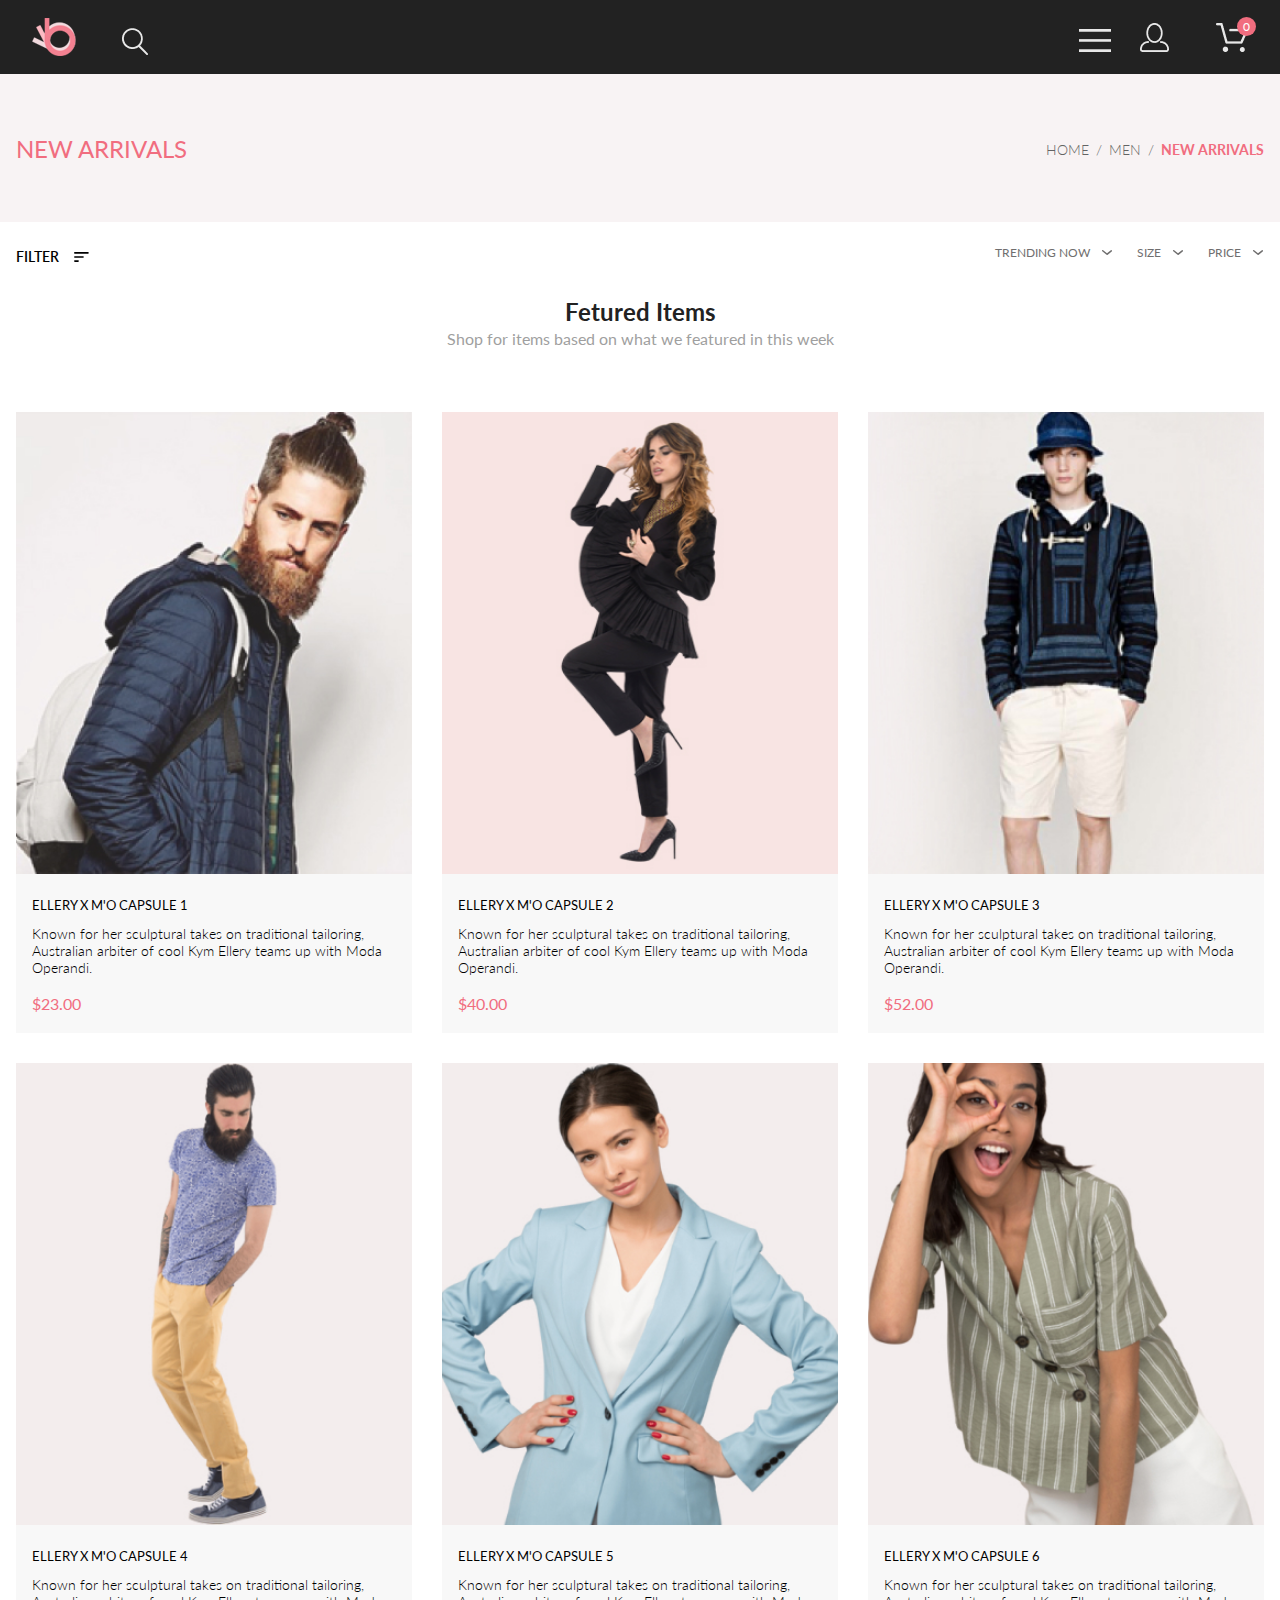
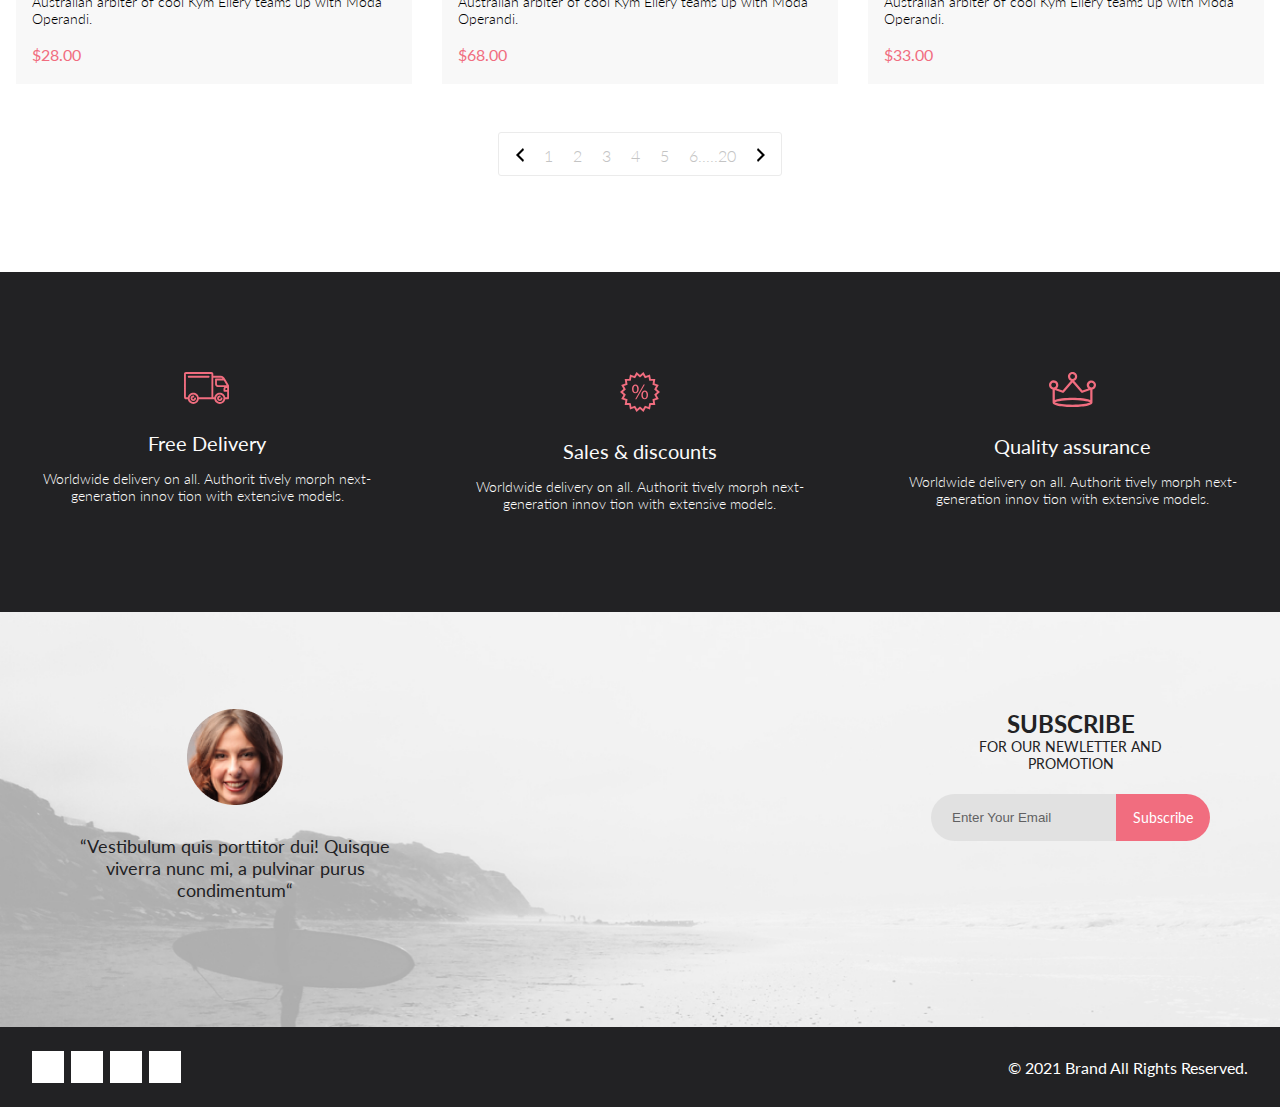
<file: домашнее_задание/index.html>
<!DOCTYPE html>
<html lang="en">

<head>
    <meta charset="UTF-8">
    <meta name="viewport" content="width=device-width, initial-scale=1.0">
    <title>Document</title>
    <link rel="stylesheet" href="https://cdnjs.cloudflare.com/ajax/libs/font-awesome/5.15.2/css/all.min.css"
        integrity="sha512-HK5fgLBL+xu6dm/Ii3z4xhlSUyZgTT9tuc/hSrtw6uzJOvgRr2a9jyxxT1ely+B+xFAmJKVSTbpM/CuL7qxO8w=="
        crossorigin="anonymous" />
    <link rel="stylesheet" href="style.css">
</head>

<body>
    <div class="header">
        <div class="container">
            <div class="leftHeader">
                <img src="images/logo.png" alt="">
                <img class="searchIcon" src="images/search.png" alt="">
            </div>

            <div class="rightHeader">
                <img src="images/bars.png" alt="">
                <img class="userIcon" src="images/user.png" alt="">

                <span class="cartIconWrap">
                    <img class="cartIcon" src="images/cart.png" alt="">
                    <span>0</span>
                </span>
            </div>
        </div>
    </div>
    <div class="hidden">
        <div class="table">
            <div class="height2">
                <table>
                    <tr>
                        <td>Название товара</td>
                        <td>Количество</td>
                        <td>Цена за шт.</td>
                        <td>Итого</td>
                    </tr>
                </table>
            </div>
            <div class="height2 right">
                Товаров в корзине на сумму:
            </div>
        </div>
    </div>

    <div class="newArrivals">
        <div class="container">
            <h1>NEW ARRIVALS</h1>
            <nav>
                <a href="#">HOME</a>
                <span>/</span>
                <a href="#">MEN</a>
                <span>/</span>
                <a href="#">NEW ARRIVALS</a>
            </nav>
        </div>
    </div>

    <div class="filters">
        <div class="container">
            <div class="filtersLeft">
                <span class="filterLabel">FILTER</span>
                <img class="filterIcon" src="images/filter.svg" alt="">
                <div class="filterPopup hidden">
                    <nav class="filterCategory">
                        <div class="filterCategoryHeader">CATEGORY</div>
                        <div class="hidden">
                            <a href="#">Accessories</a>
                            <a href="#">Bags</a>
                            <a href="#">Denim</a>
                            <a href="#">Hoodies & Sweatshirts</a>
                            <a href="#">Jackets & Coats</a>
                            <a href="#">Polos</a>
                            <a href="#">Shirts</a>
                            <a href="#">Shoes</a>
                            <a href="#">Sweaters & Knits</a>
                            <a href="#">T-Shirts</a>
                            <a href="#">Tanks</a>
                        </div>
                    </nav>
                    <nav class="filterCategory">
                        <div class="filterCategoryHeader">BRAND</div>
                        <div class="hidden">
                            <a href="#">Accessories</a>
                            <a href="#">Bags</a>
                            <a href="#">Denim</a>
                            <a href="#">Hoodies & Sweatshirts</a>
                            <a href="#">Jackets & Coats</a>
                            <a href="#">Polos</a>
                            <a href="#">Shirts</a>
                            <a href="#">Shoes</a>
                            <a href="#">Sweaters & Knits</a>
                            <a href="#">T-Shirts</a>
                            <a href="#">Tanks</a>
                        </div>
                    </nav>
                    <nav class="filterCategory">
                        <div class="filterCategoryHeader">DESIGNER</div>
                        <div class="hidden">
                            <a href="#">Accessories</a>
                            <a href="#">Bags</a>
                            <a href="#">Denim</a>
                            <a href="#">Hoodies & Sweatshirts</a>
                            <a href="#">Jackets & Coats</a>
                            <a href="#">Polos</a>
                            <a href="#">Shirts</a>
                            <a href="#">Shoes</a>
                            <a href="#">Sweaters & Knits</a>
                            <a href="#">T-Shirts</a>
                            <a href="#">Tanks</a>
                        </div>
                    </nav>
                </div>
            </div>
            <div class="filtersRight">
                <div class="filterTrending">
                    TRENDING NOW
                    <img src="images/filterArrow.svg" alt="">
                </div>
                <div class="filterSize">
                    <div class="filterSizeWrap">
                        SIZE
                        <img src="images/filterArrow.svg" alt="">
                    </div>
                    <div class="filterSizes hidden">
                        <div>
                            <input type="checkbox"> XS
                        </div>
                        <div>
                            <input type="checkbox"> S
                        </div>
                        <div>
                            <input type="checkbox"> M
                        </div>
                        <div>
                            <input type="checkbox"> L
                        </div>
                    </div>
                </div>
                <div class="filterPrice">
                    PRICE
                    <img src="images/filterArrow.svg" alt="">
                </div>
            </div>
        </div>
    </div>

    <div class="featured container">
        <h2 class="featuredHeader">Fetured Items</h2>
        <div class="featuredTitle">Shop for items based on what we featured in this week</div>

        <div class="featuredItems">

            <div class="featuredItem">

                <div class="featuredImgWrap">
                    <img src="images/featured/1.jpg" alt="">
                    <div class="featuredImgDark">
                        <button>
                            <img src="images/cart.svg" alt="">
                            Add to Cart
                        </button>
                    </div>
                </div>

                <div class="featuredData">
                    <div class="featuredName">
                        ELLERY X M'O CAPSULE 1
                    </div>
                    <div class="featuredText">
                        Known for her sculptural takes on traditional tailoring, Australian arbiter of cool Kym Ellery
                        teams
                        up with Moda Operandi.
                    </div>
                    <div class="featuredPrice">
                        $23.00
                    </div>
                </div>

            </div>

            <div class="featuredItem">

                <div class="featuredImgWrap">
                    <img src="images/featured/2.jpg" alt="">
                    <div class="featuredImgDark">
                        <button>
                            <img src="images/cart.svg" alt="">
                            Add to Cart
                        </button>
                    </div>
                </div>

                <div class="featuredData">
                    <div class="featuredName">
                        ELLERY X M'O CAPSULE 2
                    </div>
                    <div class="featuredText">
                        Known for her sculptural takes on traditional tailoring, Australian arbiter of cool Kym Ellery
                        teams
                        up with Moda Operandi.
                    </div>
                    <div class="featuredPrice">
                        $40.00
                    </div>
                </div>

            </div>

            <div class="featuredItem">

                <div class="featuredImgWrap">
                    <img src="images/featured/3.jpg" alt="">
                    <div class="featuredImgDark">
                        <button>
                            <img src="images/cart.svg" alt="">
                            Add to Cart
                        </button>
                    </div>
                </div>

                <div class="featuredData">
                    <div class="featuredName">
                        ELLERY X M'O CAPSULE 3
                    </div>
                    <div class="featuredText">
                        Known for her sculptural takes on traditional tailoring, Australian arbiter of cool Kym Ellery
                        teams
                        up with Moda Operandi.
                    </div>
                    <div class="featuredPrice">
                        $52.00
                    </div>
                </div>

            </div>

            <div class="featuredItem">

                <div class="featuredImgWrap">
                    <img src="images/featured/4.jpg" alt="">
                    <div class="featuredImgDark">
                        <button>
                            <img src="images/cart.svg" alt="">
                            Add to Cart
                        </button>
                    </div>
                </div>

                <div class="featuredData">
                    <div class="featuredName">
                        ELLERY X M'O CAPSULE 4
                    </div>
                    <div class="featuredText">
                        Known for her sculptural takes on traditional tailoring, Australian arbiter of cool Kym Ellery
                        teams
                        up with Moda Operandi.
                    </div>
                    <div class="featuredPrice">
                        $28.00
                    </div>
                </div>

            </div>

            <div class="featuredItem">

                <div class="featuredImgWrap">
                    <img src="images/featured/5.jpg" alt="">
                    <div class="featuredImgDark">
                        <button>
                            <img src="images/cart.svg" alt="">
                            Add to Cart
                        </button>
                    </div>
                </div>

                <div class="featuredData">
                    <div class="featuredName">
                        ELLERY X M'O CAPSULE 5
                    </div>
                    <div class="featuredText">
                        Known for her sculptural takes on traditional tailoring, Australian arbiter of cool Kym Ellery
                        teams
                        up with Moda Operandi.
                    </div>
                    <div class="featuredPrice">
                        $68.00
                    </div>
                </div>

            </div>
            <div class="featuredItem">

                <div class="featuredImgWrap">
                    <img src="images/featured/6.jpg" alt="">
                    <div class="featuredImgDark">
                        <button>
                            <img src="images/cart.svg" alt="">
                            Add to Cart
                        </button>
                    </div>
                </div>

                <div class="featuredData">
                    <div class="featuredName">
                        ELLERY X M'O CAPSULE 6
                    </div>
                    <div class="featuredText">
                        Known for her sculptural takes on traditional tailoring, Australian arbiter of cool Kym Ellery
                        teams
                        up with Moda Operandi.
                    </div>
                    <div class="featuredPrice">
                        $33.00
                    </div>
                </div>

            </div>
        </div>

        <div class="pagination">
            <a href="#">
                <img src="images/chevronLeft.svg" alt="">
            </a>
            <a href="#">1</a>
            <a href="#">2</a>
            <a href="#">3</a>
            <a href="#">4</a>
            <a href="#">5</a>
            <a href="#">6.....20</a>
            <a href="#">
                <img src="images/chevronRight.svg" alt="">
            </a>
        </div>
    </div>

    <div class="services">
        <div class="container">

            <div class="serivceUnit">
                <img src="images/services/delivery.svg" alt="">
                <div class="servicesTitle">
                    Free Delivery
                </div>
                <div class="servicesText">
                    Worldwide delivery on all. Authorit tively morph next-generation innov tion with extensive models.
                </div>
            </div>

            <div class="serivceUnit">
                <img src="images/services/discount.svg" alt="">
                <div class="servicesTitle">
                    Sales & discounts
                </div>
                <div class="servicesText">
                    Worldwide delivery on all. Authorit tively morph next-generation innov tion with extensive models.
                </div>
            </div>

            <div class="serivceUnit">
                <img src="images/services/assurance.svg" alt="">
                <div class="servicesTitle">
                    Quality assurance
                </div>
                <div class="servicesText">
                    Worldwide delivery on all. Authorit tively morph next-generation innov tion with extensive models.
                </div>
            </div>
        </div>
    </div>

    <div class="subscribe">
        <div class="container">

            <div class="subscribeLeft">
                <img src="images/subscribeUser.png" alt="">
                <div class="subscribeUserText">
                    “Vestibulum quis porttitor dui! Quisque viverra nunc mi, a pulvinar purus condimentum“
                </div>
            </div>

            <div class="subscribeRight">
                <div class="subscribeTitle">
                    SUBSCRIBE
                </div>
                <div class="subscribeText">
                    FOR OUR NEWLETTER AND PROMOTION
                </div>
                <form action="" class="subscribeForm">
                    <input type="text" placeholder="Enter Your Email">
                    <button>Subscribe</button>
                </form>
            </div>

        </div>
    </div>

    <div class="footer">
        <div class="container">
            <div class="footerLeft">
                <a href="#">
                    <i class="fab fa-facebook-f"></i>
                </a>
                <a href="#">
                    <i class="fab fa-instagram"></i>
                </a>
                <a href="#">
                    <i class="fab fa-pinterest-p"></i>
                </a>
                <a href="#">
                    <i class="fab fa-twitter"></i>
                </a>
            </div>
            <div class="footerRight">
                &copy; 2021 Brand All Rights Reserved.
            </div>
        </div>
    </div>

    <script src="app.js"></script>
</body>

</html>
</file>
<file: домашнее_задание/style.css>
@import url("https://fonts.googleapis.com/css2?family=Lato:wght@300;400;700;900&display=swap");
body {
    margin: 0;
    font-family: Lato, sans-serif;
}

.header {
    background: #222222;
    height: 74px;
    padding: 18px 16px;
    box-sizing: border-box;
}

.header .container {
    display: flex;
    justify-content: space-between;
    align-items: center;
}

@media (min-width: 1600px) {
    .container {
        margin: 0 auto;
        width: 1140px;
    }
}

@media (min-width: 768px) {
    .header {
        padding-left: 32px;
        padding-right: 32px;
    }
}

.header i {
    color: #e8e8e8;
}

.userIcon,
.cartIcon {
    display: none;
}

@media (min-width: 768px) {
    .userIcon,
    .cartIcon {
        display: inline;
    }
}

.userIcon {
    margin-left: 25px;
    margin-right: 42px;
}

.searchIcon {
    margin-left: 41px;
}

.cartIconWrap {
    position: relative;
}

.cartIconWrap span {
    display: inline-block;
    width: 19px;
    height: 19px;
    color: white;
    background: #f16d7f;
    border-radius: 50%;
    position: absolute;
    text-align: center;
    right: -8px;
    top: -19px;
    font-size: 12px;
    line-height: 19px;
}

.newArrivals {
    background: #f8f3f4;
    min-height: 148px;
}

.newArrivals h1 {
    margin: 24px 0 32px;
    font-weight: normal;
    font-size: 24px;
    line-height: 29px;
    color: #f16d7f;
}

@media (min-width: 768px) {
    .newArrivals h1 {
        margin: 0;
    }
}

.newArrivals .container {
    display: flex;
    flex-direction: column;
    align-items: center;
    min-height: inherit;
}

@media (min-width: 768px) {
    .newArrivals .container {
        flex-direction: row;
        justify-content: space-between;
    }
}

@media (min-width: 768px) and (max-width: 1599px) {
    .newArrivals .container {
        padding: 0 16px;
    }
}

.newArrivals nav a,
.newArrivals nav span {
    font-weight: 300;
    font-size: 14px;
    line-height: 17px;
    color: #636363;
}

.newArrivals nav a {
    text-decoration: none;
}

.newArrivals nav span {
    margin: 0 3px;
}

.newArrivals nav a:last-of-type {
    font-weight: bold;
    font-size: 14px;
    line-height: 17px;
    color: #f16d7f;
}

.filters {
    margin-top: 24px;
    margin-bottom: 32px;
}

@media (min-width: 1600px) {
    .filters {
        margin-top: 51px;
        margin-bottom: 64px;
    }
}

.filters .container {
    display: flex;
    justify-content: space-between;
    padding-left: 8px;
    padding-right: 8px;
}

@media (min-width: 768px) {
    .filters .container {
        padding-left: 16px;
        padding-right: 16px;
    }
}

@media (min-width: 1600px) {
    .filters .container {
        padding-left: 0;
        padding-right: 0;
        justify-content: flex-start;
    }
}

.filtersRight {
    display: flex;
    font-size: 12px;
    line-height: 14px;
    color: #6f6e6e;
}

@media (min-width: 1600px) {
    .filtersRight {
        font-size: 14px;
        line-height: 17px;
        margin-left: 320px;
    }
}

.filtersRight img {
    position: relative;
    bottom: 1px;
    margin-left: 9px;
}

.filtersRight > div:not(:last-child) {
    margin-right: 15px;
}

@media (min-width: 375px) {
    .filtersRight > div:not(:last-child) {
        margin-right: 24px;
    }
}

.filtersLeft .filterLabel {
    display: none;
    position: relative;
    z-index: 2;
    cursor: pointer;
}

.filterLabelPink {
    color: #ef5b70 !important;
    left: 16px;
    top: 13px;
}

.filterIconPink {
    left: 16px;
    top: 13px;
}

@media (min-width: 768px) {
    .filtersLeft .filterLabel {
        display: inline;
        font-weight: 600;
        font-size: 14px;
        line-height: 17px;
        color: #000000;
    }
}

.filtersLeft .filterIcon {
    width: 37px;
    height: 25px;
    position: relative;
    z-index: 2;
}

@media (min-width: 768px) {
    .filtersLeft .filterIcon {
        width: 15px;
        height: 10px;
        margin-left: 11px;
    }
}

.filtersLeft {
    position: relative;
}

.hidden {
    display: none;
}

.filterPopup {
    position: absolute;
    left: 0;
    top: 0;
    width: 360px;
    background: #ffffff;
    box-shadow: 6px 4px 35px rgba(0, 0, 0, 0.21);
    padding: 46px 16px 16px 16px;
    z-index: 1;
    overflow-y: auto;
}

.filterCategoryHeader {
    font-size: 14px;
    line-height: 37px;
    color: #ef5b70;
    padding-left: 11px;
    min-height: 37px;
    border-bottom: 1px solid #ebebeb;
    margin-bottom: 24px;
    position: relative;
    cursor: pointer;
}

.filterCategoryHeader:before {
    content: "";
    width: 5px;
    min-height: inherit;
    background: #ef5b70;
    position: absolute;
    left: 0;
    top: 1px;
}

.filterCategory:not(:last-child) {
    margin-bottom: 24px;
}

.filterCategory a {
    display: block;
    text-decoration: none;
    padding-left: 34px;
    padding-right: 16px;
    font-size: 14px;
    line-height: 17px;
    color: #6f6e6e;
}

.filterCategory a:not(:last-child) {
    margin-bottom: 11px;
}

.filterSizeWrap {
    cursor: pointer;
}

.filterSize {
    position: relative;
}

.filterSizes {
    position: absolute;
    left: 0;
    top: 25px;
    width: 79px;
    height: 103px;
    background: #ffffff;
    box-shadow: 6px 4px 35px rgba(0, 0, 0, 0.21);
    padding: 7px 9px;
    box-sizing: border-box;
    font-size: 14px;
    color: #6f6e6e;
}

.filterSizes > div:not(:last-child) {
    margin-bottom: 4px;
}

.featured {
    padding-left: 8px;
    padding-right: 8px;
    margin-bottom: 96px;
}

@media (min-width: 768px) {
    .featured {
        padding-left: 16px;
        padding-right: 16px;
    }
}

@media (min-width: 1600px) {
    .featured {
        padding-left: 0;
        padding-right: 0;
    }
}

.featured h2 {
    margin-top: 0;
    margin-bottom: 3px;
    text-align: center;
    color: #222222;
}

.featuredTitle {
    text-align: center;
    color: #9f9f9f;
    margin-bottom: 64px;
}

.featuredItems {
    display: grid;
    grid-template-columns: 1fr;
    row-gap: 16px;
}

@media (min-width: 640px) {
    .featuredItems {
        grid-template-columns: 1fr 1fr;
        row-gap: 18px;
        column-gap: 16px;
    }
}

@media (min-width: 1000px) {
    .featuredItems {
        grid-template-columns: repeat(3, 1fr);
        gap: 30px;
    }
}

.featuredItem {
    background: #f8f8f8;
}

.featuredItem img {
    width: 100%;
    display: block;
}

.featuredImgWrap {
    position: relative;
}

.featuredItem:hover .featuredImgDark {
    display: flex;
}

.featuredImgDark {
    position: absolute;
    width: 100%;
    height: 100%;
    left: 0;
    top: 0;
    background: rgba(58, 56, 56, 0.86);
    display: none;
    justify-content: center;
    align-items: center;
}

.featuredImgDark button {
    background: none;
    border: 1px solid white;
    color: white;
    display: flex;
    align-items: center;
    padding: 10px 14px;
    font-size: 14px;
    font-family: inherit;
}

.featuredImgDark button img {
    width: 26px;
    height: 24px;
    margin-right: 11px;
}

.featuredData {
    padding: 23px 16px 20px;
}

.featuredName {
    font-size: 13px;
    line-height: 16px;
    color: #000000;
}

.featuredText {
    font-weight: 300;
    font-size: 14px;
    line-height: 17px;
    margin-top: 12px;
    margin-bottom: 18px;
}

.featuredPrice {
    font-size: 16px;
    line-height: 19px;
    color: #f16d7f;
}

.pagination {
    width: 284px;
    height: 44px;
    margin: 0 auto;
    border: 1px solid #ebebeb;
    margin-top: 48px;
    padding: 13px 16px;
    box-sizing: border-box;
    display: flex;
    justify-content: space-between;
    border-radius: 3px;
}

.pagination a {
    text-decoration: none;
    font-weight: 300;
    font-size: 16px;
    color: #c4c4c4;
}

.pagination a:hover {
    color: #ef5b70;
}

.services {
    background: #222224;
    padding-top: 48px;
    padding-bottom: 81px;
    padding-left: 14px;
    padding-right: 14px;
}

@media (min-width: 1200px) {
    .services {
        padding-top: 100px;
        padding-bottom: 100px;
    }
}

.services .container {
    display: grid;
    gap: 46px;
}

@media (min-width: 1200px) {
    .services .container {
        display: grid;
        grid-template-columns: repeat(3, 1fr);
        gap: 46px;
    }
}

.serivceUnit {
    text-align: center;
    display: flex;
    flex-direction: column;
    align-items: center;
}

.servicesTitle,
.servicesText {
    color: #fbfbfb;
}

.servicesTitle {
    font-size: 19.96px;
    line-height: 24px;
    margin-top: 27px;
    margin-bottom: 15px;
}

.servicesText {
    font-weight: 300;
    font-size: 13.972px;
    line-height: 17px;
    max-width: 340px;
}

.subscribe {
    background: url(images/subscribe.jpg) no-repeat;
    background-size: cover;
    padding-top: 64px;
    padding-bottom: 109px;
    padding-left: 20px;
    padding-right: 20px;
}

@media (min-width: 1200px) {
    .subscribe {
        padding-top: 97px;
        padding-bottom: 126px;
    }

    .subscribe .container {
        margin: 0 auto;
        width: 1140px;
        display: flex;
        justify-content: space-between;
    }
}

.subscribeLeft {
    display: flex;
    flex-direction: column;
    align-items: center;
}

.subscribeUserText {
    margin-top: 30px;
    text-align: center;
    font-size: 18px;
    line-height: 22px;
    color: #222224;
    max-width: 330px;
}

.subscribeRight {
    display: flex;
    flex-direction: column;
    align-items: center;
    margin-top: 65px;
}

@media (min-width: 1200px) {
    .subscribeRight {
        margin-top: initial;
    }
}

.subscribeTitle {
    font-weight: 700;
    font-size: 24px;
    color: #222224;
}

.subscribeTitle,
.subscribeText {
    max-width: 271px;
    text-align: center;
}

.subscribeText {
    font-size: 14px;
    color: #222224;
    margin-bottom: 22px;
}

.subscribeForm {
    height: 47px;
}

.subscribeForm input {
    height: inherit;
    background: #e1e1e1;
    border: none;
    padding: 6px 21px;
    box-sizing: border-box;
    border-top-left-radius: 28px;
    border-bottom-left-radius: 28px;
    float: left;
    width: 185px;
}

.subscribeForm input::-webkit-input-placeholder {
    color: #222224;
    font-family: inherit;
    opacity: 0.67;
}
.subscribeForm input::-moz-placeholder {
    color: #222224;
    font-family: inherit;
    opacity: 0.67;
}
.subscribeForm input:-ms-input-placeholder {
    color: #222224;
    font-family: inherit;
    opacity: 0.67;
}
.subscribeForm input:-moz-placeholder {
    color: #222224;
    font-family: inherit;
    opacity: 0.67;
}

.subscribeForm button {
    height: inherit;
    border: none;
    color: white;
    font-family: inherit;
    font-size: 14px;
    line-height: 17px;
    background: #f16d7f;
    border-top-right-radius: 28px;
    border-bottom-right-radius: 28px;
    padding: 0 17px;
}

.footer {
    background: #222224;
    padding: 43px 20px 10px;
}

@media (min-width: 768px) {
    .footer {
        padding: 24px 32px;
    }
}

.footer .container {
    display: flex;
    flex-direction: column;
    align-items: center;
}

@media (min-width: 768px) {
    .footer .container {
        flex-direction: row;
        justify-content: space-between;
    }
}

.footerLeft {
    display: flex;
}

.footer a {
    color: black;
    background: white;
    width: 32px;
    height: 32px;
    display: flex;
    justify-content: center;
    align-items: center;
    text-decoration: none;
}

.footer a:hover {
    background: #f16d7f;
    color: white;
}

.footer a:not(:last-child) {
    margin-right: 7px;
}

.footerRight {
    color: white;
}

@media (max-width: 767px) {
    .footerRight {
        margin-top: 40px;
    }
}

/* .tableListTop {
    position: absolute;
    top: 60px;
    right: 370px;
    font-family: Lato, sans-serif;
    color: black;
    background-color: white;
    text-align: center;
    font-weight: bold;
    font-size: small;
    table-layout: fixed;
    width: 450px;
    border-color: rgb(221, 142, 188);
    border-style: solid ;
    border-width: 1px;

} */

.height {
    line-height: 25px;    
}

.height2 {
    line-height: 35px;
}

.right {
    text-align: right;
    padding-right: 40px;
}

.table {
    position: absolute; 
    top: 60px;
    right: 370px;
    padding: 10px;
    font-family: Lato, sans-serif;
    background-color: white;
    text-align: center;
    font-weight: bold;
    font-size: small;
    table-layout: auto;
    width: 380px;
    border-color: rgb(221, 142, 188);
    border-style: solid ;
    border-width: 1px;
}
</file>
